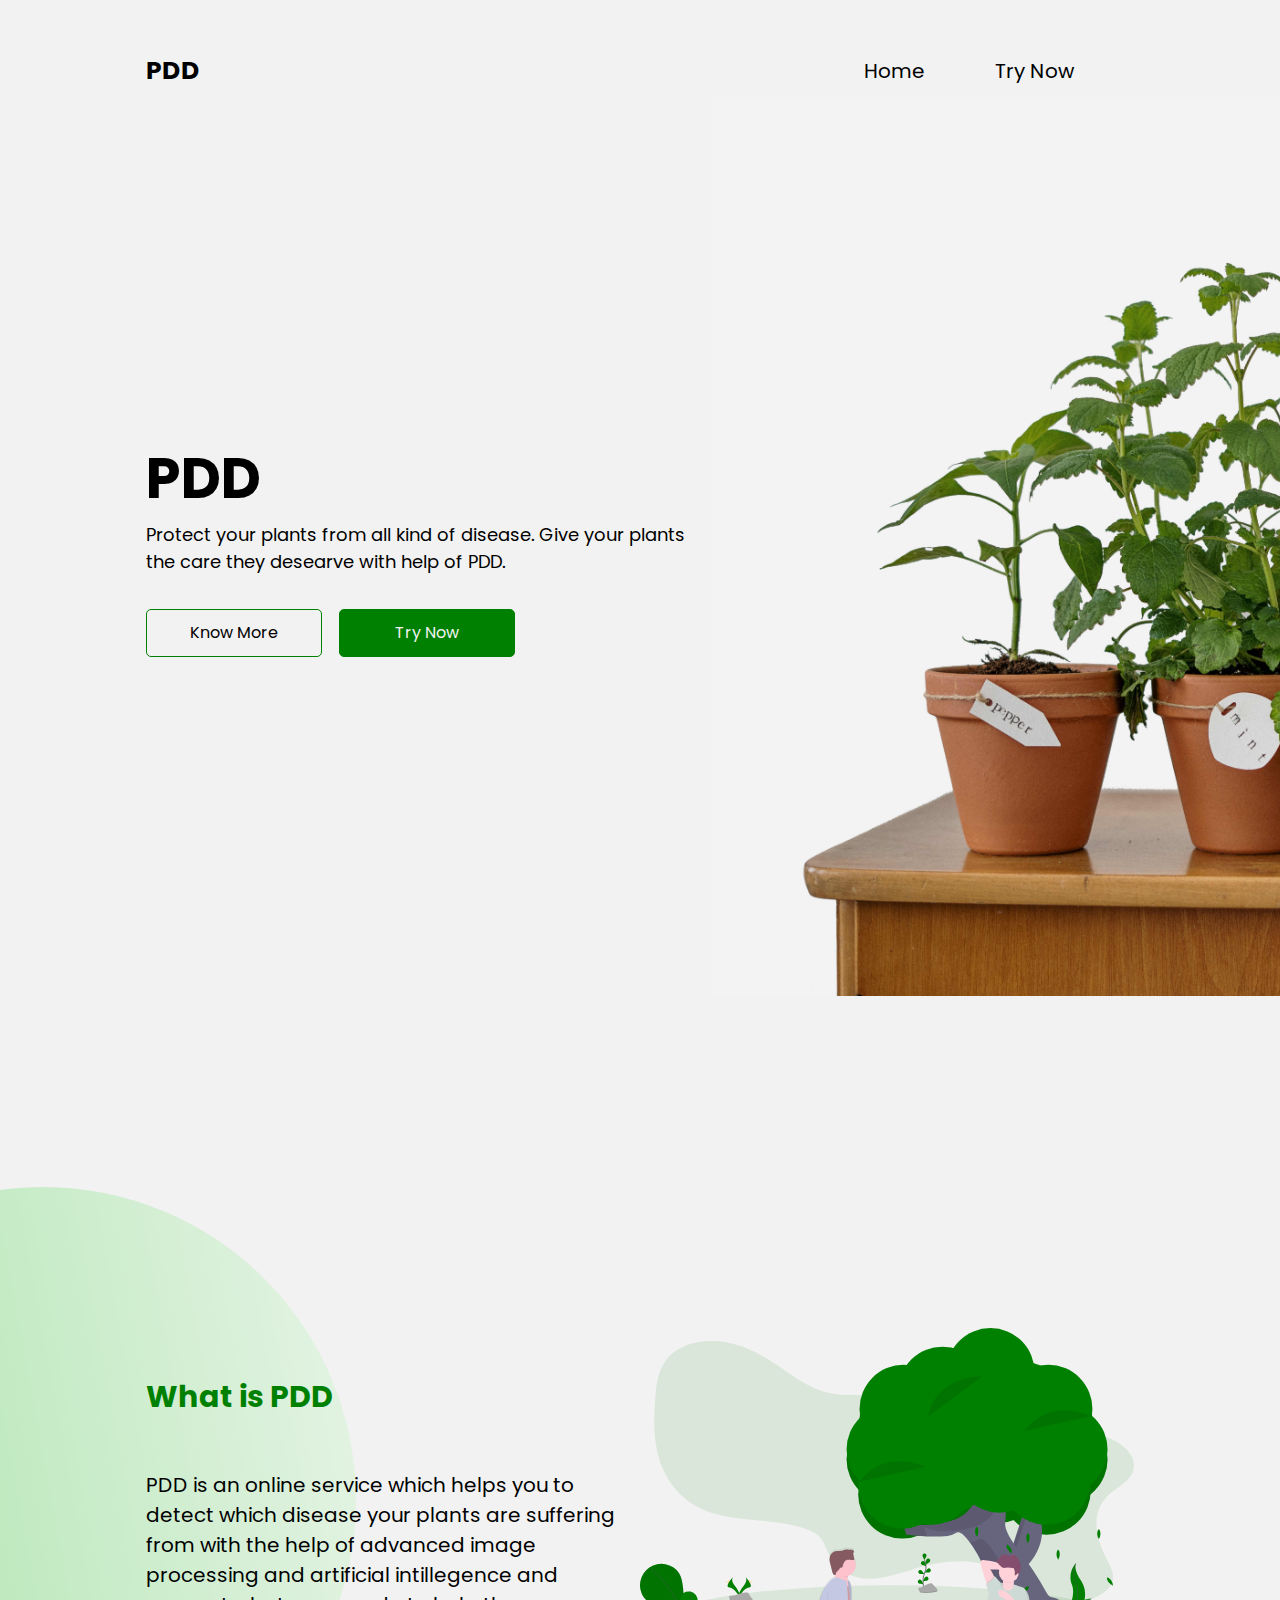
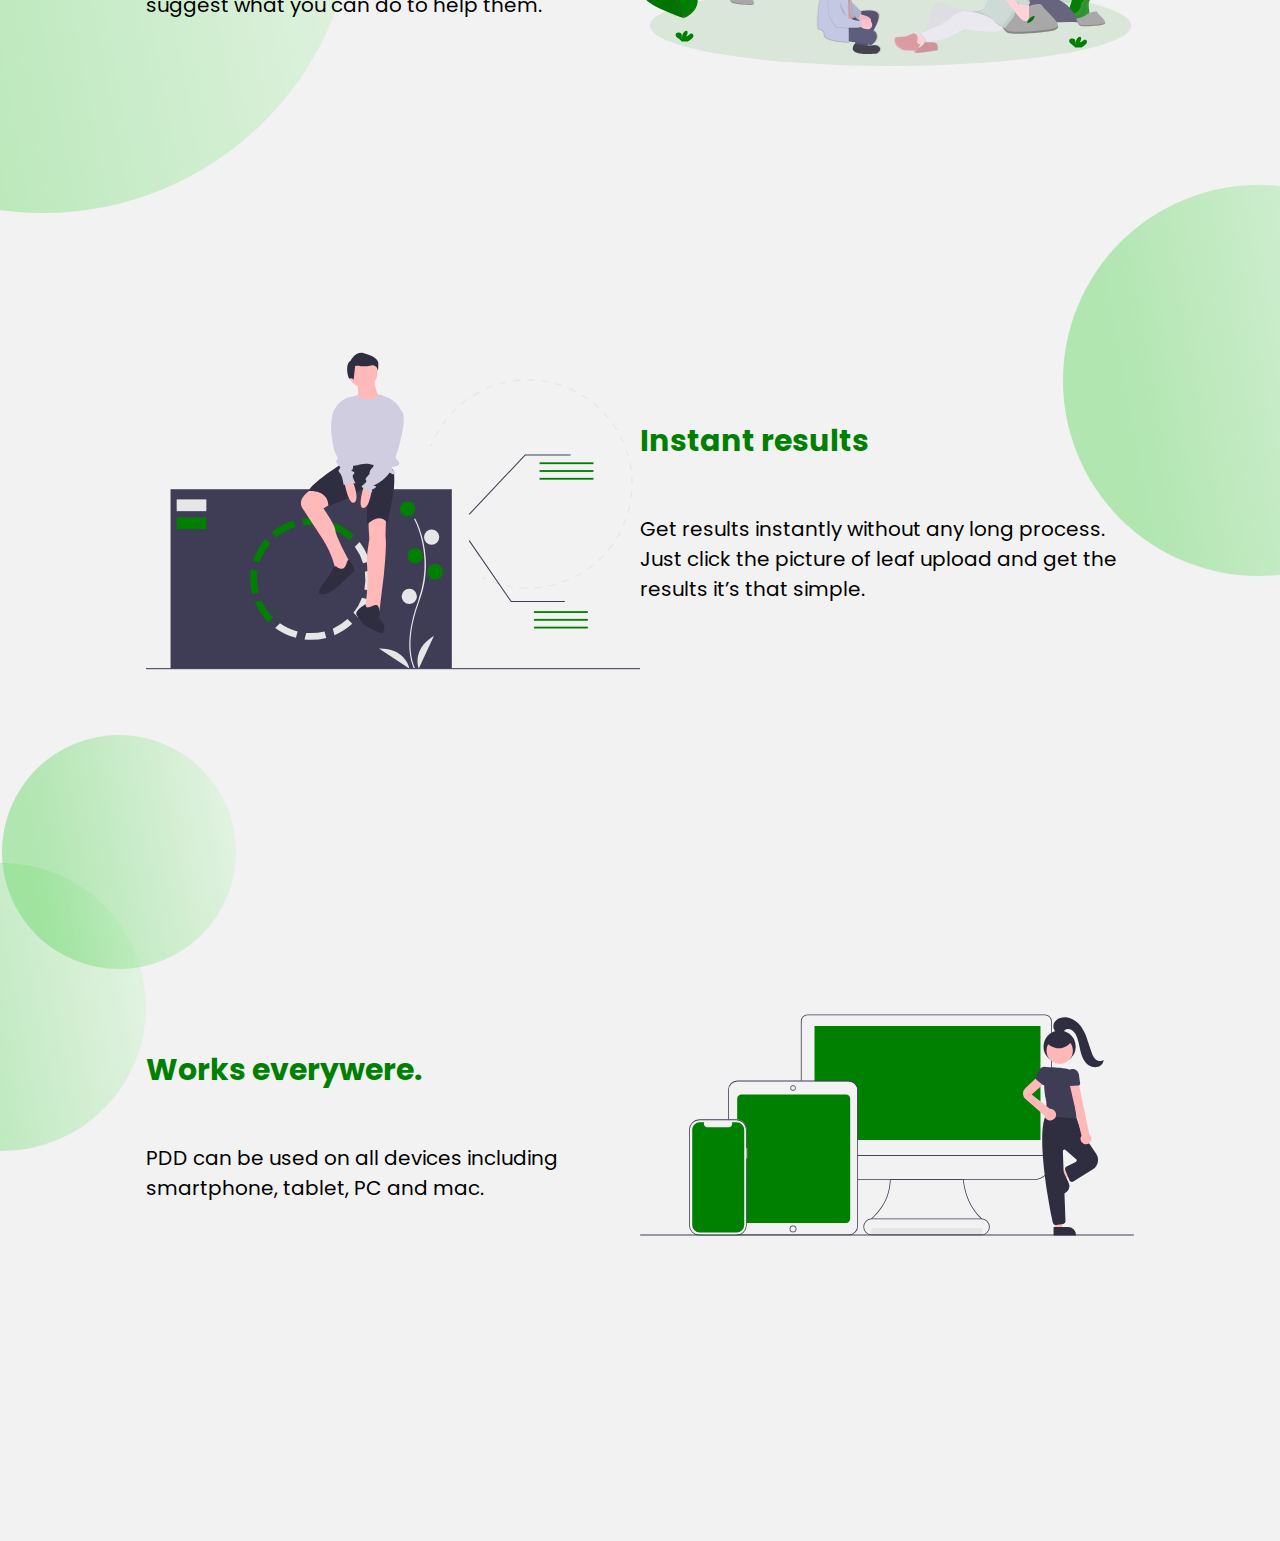
<file: index.html>
<!DOCTYPE html>
<html lang="en">
<head>
    <meta charset="UTF-8">
    <meta name="viewport" content="width=device-width, initial-scale=1.0">
    <link rel="preconnect" href="https://fonts.gstatic.com">
    <link href="https://fonts.googleapis.com/css2?family=Poppins:wght@300;400;500;700&display=swap" rel="stylesheet"> 
    <link rel="stylesheet" href="css/style.css">
    <title>Document</title>
</head>
<body>
    <header>
        <nav class="nav">
            <h1 class="logo">PDD</h1>
            <ul>
                <li class="only-desktop"><a href="#">Home</a></li>
                <li><a href="./try_now.html">Try Now</a></li>
            </ul>
        </nav>
    </header>
    <main>
        <section class="hero">
            <div class="description">
                <h2 class="only-desktop">
                    PDD
                </h2>
                <p>
                    Protect your plants from all kind of disease. Give your plants the care they desearve with help of PDD.
                </p>
                <div class="button-group">
                    <a href="#info" class="button button-hollow">Know More</a>
                    <a href="./try_now.html" class="button button-solid only-desktop">Try Now</a>
                </div>
            </div>
            <div class="hero-image">
                <img src="./assets/plants.jpeg" alt="nice banner image" srcset="">
            </div>
        </section>

        <section class="info" id="info">

            <div class="info-point">
                <div class="ball" id="ball-1"></div>
                <div class="info-description">
                    <h3>
                        What is PDD
                    </h3>
                    <p>
                        PDD is an online service which helps you to detect which disease your plants are suffering from with the help of advanced image processing and artificial intillegence and suggest what you can do to help them.
                    </p>
                </div>
                <div class="info-image">
                    <img src="./assets/undraw_friendship_mni7.svg" alt="" srcset="">
                </div>
            </div>

            <div class="info-point info-point-rev">
                <div class="ball" id="ball-2"></div>
                <div class="info-description">
                    <h3>
                        Instant results
                    </h3>
                    <p>
                        Get results instantly without any long process. Just click the picture of leaf upload and get the results it’s that simple.                    </p>
                </div>
                <div class="info-image">
                    <img src="./assets/undraw_instat_analysis_ajld.svg" alt="" srcset="">
                </div>
            </div>

            <div class="info-point">
                <div class="ball" id="ball-3"></div>
                <div class="ball" id="ball-4"></div>

                <div class="info-description">
                    <h3>
                        Works everywere.
                    </h3>
                    <p>
                        PDD can be used on all devices including smartphone, tablet, PC and mac.
                    </p>
                </div>
                <div class="info-image">
                    <img src="./assets/undraw_Devices_re_dxae.svg" alt="" srcset="">
                </div>
            </div>


        </section>
    </main>
</body>
</html>
</file>
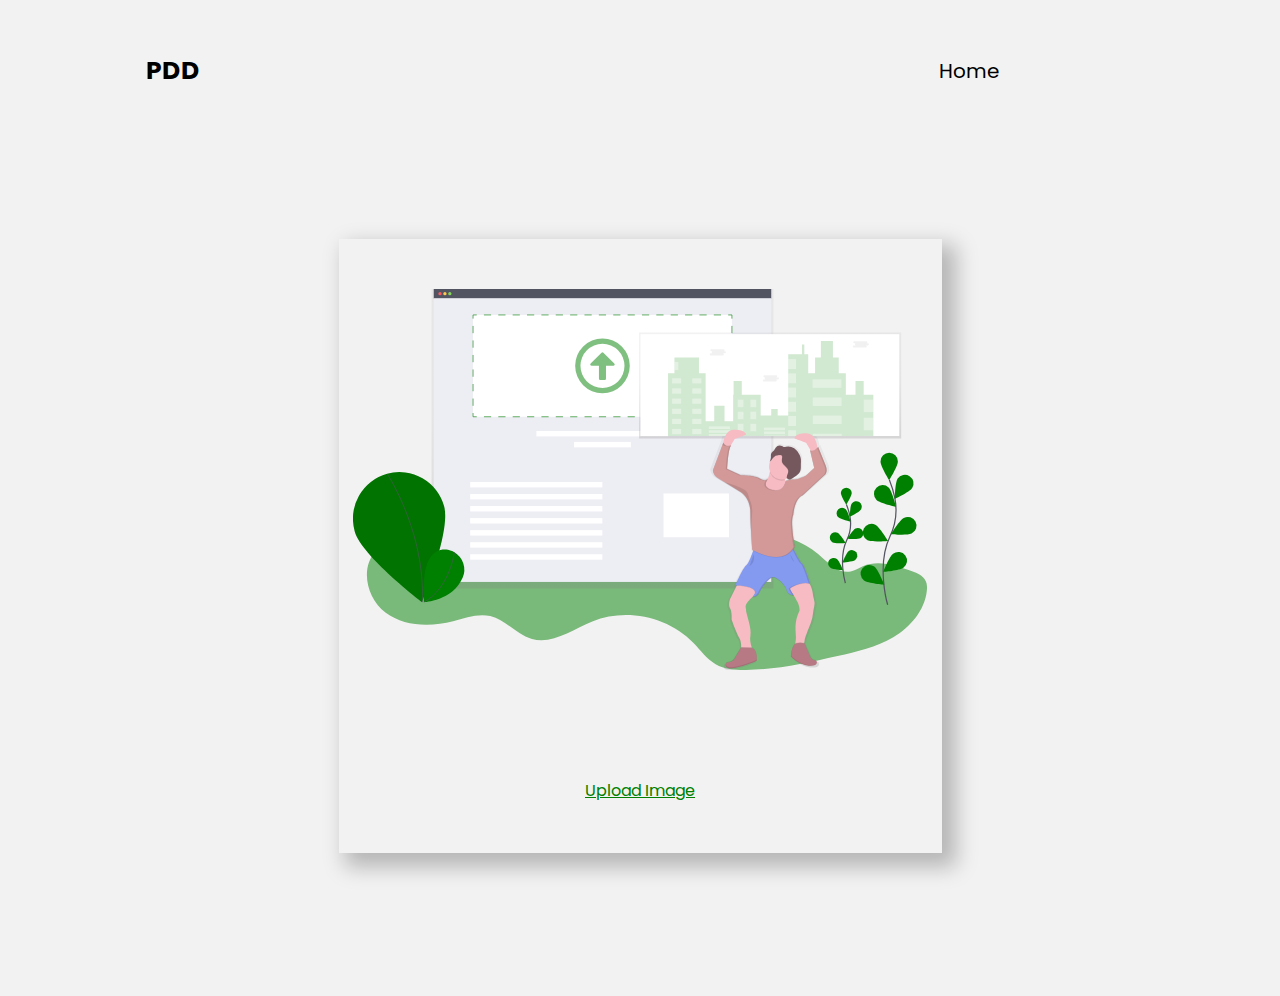
<file: analyse.html>
<!DOCTYPE html>
<html lang="en">
<head>
    <meta charset="UTF-8">
    <meta http-equiv="X-UA-Compatible" content="IE=edge">
    <meta name="viewport" content="width=device-width, initial-scale=1.0">
    <link rel="preconnect" href="https://fonts.gstatic.com">
    <link href="https://fonts.googleapis.com/css2?family=Poppins:wght@300;400;500;700&display=swap" rel="stylesheet"> 
    <link rel="stylesheet" href="css/analyse.css">
    <title>Analyse</title>
</head>
<body>
    <header>
        <nav class="nav">
            <h1 class="logo">PDD</h1>
            <ul>
                <li><a href="/index.html">Home</a></li>
            </ul>
        </nav>
    </header>
    <main>
        <input type="file" name="upload-btn" id="upload-btn" accept="image/*">
        <div class="upload-section">
            <div class="upload-banner">
                <img src="assets/undraw_image_upload_wqh3.svg" alt="" srcset="">
            </div>
            <div class="upload-info-text">
                <p>Upload Image</p>
            </div>
        </div>
    </main>
</body>
<script src="js/analyse.js"></script>
</html>
</file>
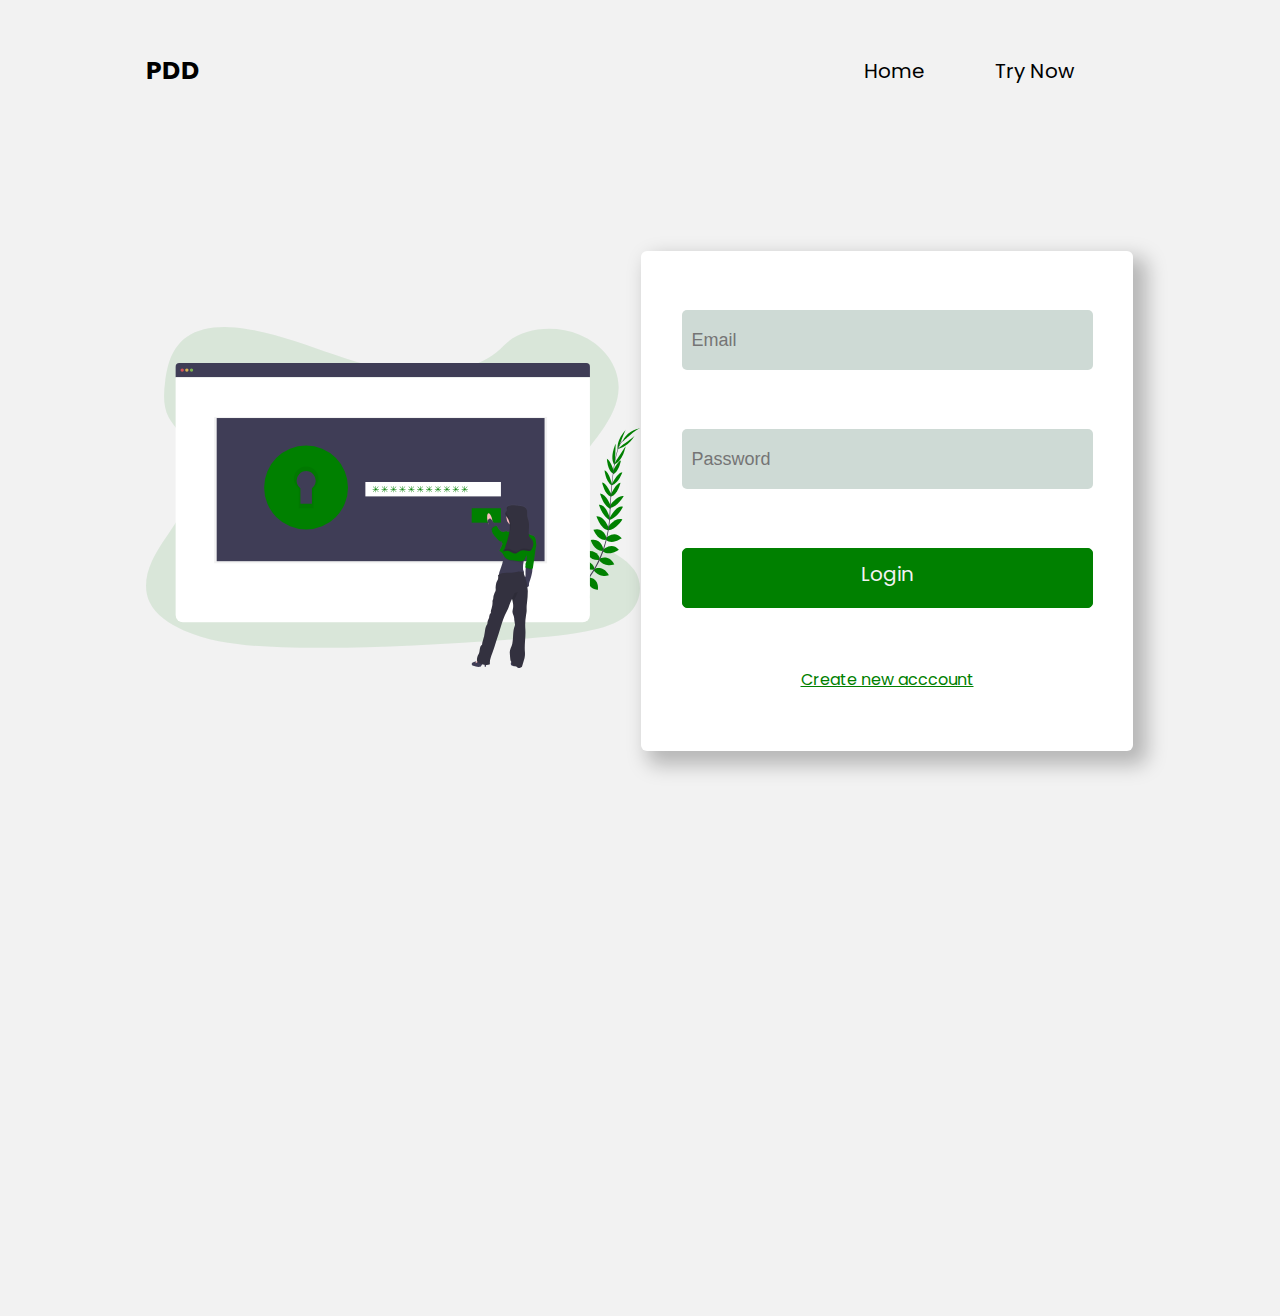
<file: try_now.html>
<!DOCTYPE html>
<html lang="en">
<head>
    <meta charset="UTF-8">
    <meta name="viewport" content="width=device-width, initial-scale=1.0">
    <link rel="preconnect" href="https://fonts.gstatic.com">
    <link href="https://fonts.googleapis.com/css2?family=Poppins:wght@300;400;500;700&display=swap" rel="stylesheet"> 
    <link rel="stylesheet" href="css/try_now.css">
    <title>Try Now</title>
</head>
<body>
    <header>
        <nav class="nav">
            <h1 class="logo">PDD</h1>
            <ul>
                <li><a href="./index.html">Home</a></li>
                <li class="only-desktop"><a href="./try_now.html">Try Now</a></li>
            </ul>
        </nav>
    </header>
    <main class="try-now">
        <div class="filler-image only-desktop">
            <img src="./assets/undraw_authentication_fsn5.svg" alt="" srcset="">
        </div>
        <div class="form-section">
            <div class="card">
                <input type="email" name="email" id="email" placeholder="Email">
                <input type="password" name="password" id="password" placeholder="Password">
                <a href="#" class="button button-solid" id="login">Login</a>
                <p id="switch-action">
                    Create new acccount
                </p>
            </div>
        </div>
    </main>
    <div class="ball only-mobile" id="ball-1"></div>
    <div class="ball only-mobile" id="ball-2"></div>
</body>
</html>
</file>
<file: css/style.css>
*{
    box-sizing: border-box;
    margin: 0px;
    padding: 0px;
}
:root{
    font-size: 16px;
    --light-grey: #f2f2f2;
    --dark-green: #008000;
    --more-dark-green: #34610B;
}
html{
    scroll-behavior: smooth;
    overflow-x: hidden;
}
body{
    font-family: 'Poppins', sans-serif;
    background-color: var(--light-grey);
    overflow-x: hidden;
}
a{
    display: block;
    color: black;
    text-align: center;
    text-decoration: none;
}
ul{
    list-style: none;
}

/* 
    --------------- Helper class ---------------
*/
.button-group{
    display: flex;
    flex-direction: row;
    justify-content: space-between;
}
.button{
    width: 11rem;
    height: 3rem;
    border-radius: 0.313rem;
    text-align: center;
    padding: 0.625rem;
    border: solid 1px var(--dark-green);
    transition: 0.3s ease-in-out;
}
.button-solid{
    background-color: var(--dark-green);
    color: var(--light-grey);
}


.ball{
    position: absolute;
    border-radius: 50%;
    background: linear-gradient(259.55deg, #FFFFFF -26.04%, rgba(255, 255, 255, 0) 79.12%), #72DB72;
    opacity: 0.5;
    z-index: -1;
}

/* 
    --------------- nav bar ---------------
*/

.nav{
    display: flex;
    flex-direction: row;
    justify-content: space-between;
    align-items: center;
    margin: 2.875rem 9.125rem 0rem 9.125rem;
}
.logo{
    flex: 2;
    font-size: 1.563rem;
    font-weight: 700;
}
.nav ul{
    flex: 1;
    display: flex;
    flex-direction: row;
    justify-content: space-evenly;
    align-items: center;
    font-size: 1.25rem;
    font-weight: 400;
}
.nav ul li a{
    transition: 0.3s ease-in-out;
    padding: 0.625rem;
}
.nav ul li a:hover{
    color: var(--more-dark-green);
}

/*
    --------------- Hero section ---------------
*/

.hero{
    display: flex;
    flex-direction: row;
    height: 100vh;
}
.description{
    flex: 1;
    align-self: center;
    margin-left: 9.125rem;
    text-align: left;
}
.description h2{
    font-size: 3.5rem;
    font-weight: 700;
}
.description p{
    max-width: 34.125rem;
    font-size: 1.125rem;
    font-weight: 400;
}
.hero-image{
    flex: 1;
    position: relative;
    overflow-x: hidden;
}
.hero-image img{
    position: absolute;
    left: 0;
    top: 0;
    height: 100%;
}
.description .button-group{
    width: 23.063rem;
    margin-top: 2.125rem;
}

/*
    --------------- Info section ---------------
*/

.info{
    margin: 18.938rem 9.125rem 0rem 9.125rem;
}
.info-point{
    display: flex;
    flex-direction: row;
    height: 24.75rem;
    width: 100%;
    justify-content: space-evenly;
    position: relative;
    margin-bottom: 13.625rem;
    margin-top: 13.625rem;
}
.info-point-rev{
    flex-direction: row-reverse;
}
.info-description{
    flex: 1;
    align-self: center;
}
.info-description h3{
    color: var(--dark-green);
    font-size: 1.875rem;
    font-weight: 700;
    margin-bottom: 3.125rem;
}
.info-description p{
    font-size: 1.25rem;
    max-width: 35.125rem;
}
.info-image{
    flex: 1;
    width: 100%;
}
.info-image img{
    height: 100%;
    width: 100%;
}


#ball-1{
    width: 39.125rem;
    height: 39.125rem;
    left: -26rem;
    top: -7rem;
}

#ball-2{
    width: 24.438rem;
    height: 24.438rem;
    right: -20rem;
    top: -8rem;
}
#ball-3{
    width: 18rem;
    height: 18rem;
    left: -18rem;
    top: -4rem;
}
#ball-4{
    width: 14.625rem;
    height: 14.625rem;
    left: -9rem;
    top: -12rem;
}

/*
    --------------- Info section ---------------
*/
@media (max-width: 1224px) {
    .logo{
        font-size: 1.25rem;
    }
    .nav{
        margin: 1.5rem 3.125rem 0rem 3.125rem;
    }
    .nav ul{
        font-size: 1.125rem;
    }
    .only-desktop{
        display: none !important;
    }
    .hero{
        /* flex-direction: column; */
        display: block;
    }
    .description{
        padding-top: 9.125rem;
        margin-left: 3.125rem;
        margin-right: 3.125rem;
        text-align: center;
    }
    .description p{
        margin-left: auto;
        margin-right: auto;
    }
    .hero-image{
        /* flex: 2; */
        height: 100vh;
        overflow-y: hidden;
    }
    .hero-image img{
        height: unset;
        width: 100%;
    }
    .description .button-group{
        margin-left: auto;
        margin-right: auto;
        justify-content: center;
        width: 100%;
    }
    .info{
        margin-left: 3.125rem;
        margin-right: 3.125rem;
        margin-top: 9.25rem;
    }
    .info-point{
        flex-direction: column;
        height: unset;
        text-align: center;
    }
    .info-description{
        margin-bottom: 3.125rem;
    }
    .info-description h3{
        font-size: 1.25;
    }
    .info-description p{
        font-size: 1rem;
    }

}
</file>
<file: css/analyse.css>
*{
    box-sizing: border-box;
    margin: 0px;
    padding: 0px;
}
:root{
    font-size: 16px;
    --light-grey: #f2f2f2;
    --dark-green: #008000;
    --more-dark-green: #34610B;
}
html{
    scroll-behavior: smooth;
    overflow: hidden;
}
body{
    font-family: 'Poppins', sans-serif;
    background-color: var(--light-grey);
    overflow-x: hidden;
}
a{
    display: block;
    color: black;
    text-align: center;
    text-decoration: none;
}
ul{
    list-style: none;
}

/* 
    --------------- Helper class ---------------
*/
.button-group{
    display: flex;
    flex-direction: row;
    justify-content: space-between;
}
.button{
    width: 11rem;
    height: 3rem;
    border-radius: 0.313rem;
    text-align: center;
    padding: 0.625rem;
    border: solid 1px var(--dark-green);
    transition: 0.3s ease-in-out;
}
.button-solid{
    background-color: var(--dark-green);
    color: var(--light-grey);
}


.ball{
    position: absolute;
    border-radius: 50%;
    background: linear-gradient(259.55deg, #FFFFFF -26.04%, rgba(255, 255, 255, 0) 79.12%), #72DB72;
    opacity: 0.5;
    z-index: -1;
}

/* 
    --------------- nav bar ---------------
*/

.nav{
    display: flex;
    flex-direction: row;
    justify-content: space-between;
    align-items: center;
    margin: 2.875rem 9.125rem 0rem 9.125rem;
}
.logo{
    flex: 2;
    font-size: 1.563rem;
    font-weight: 700;
}
.nav ul{
    flex: 1;
    display: flex;
    flex-direction: row;
    justify-content: space-evenly;
    align-items: center;
    font-size: 1.25rem;
    font-weight: 400;
}
.nav ul li a{
    transition: 0.3s ease-in-out;
    padding: 0.625rem;
}
.nav ul li a:hover{
    color: var(--more-dark-green);
}


/*
    --------------- upload section ---------------
*/
#upload-btn{
    display: none;
}
main{
    width: 100vw;
    height: 100vh;
    display: flex;
    flex-direction: column;
    align-items: center;
    justify-content: center;
}
.upload-section{
    background-color: var(--light-grey);
    width: 37.688rem;
    height: 38.375rem;
    display: flex;
    flex-direction: column;
    align-items: center;
    justify-content: space-around;
    box-shadow: 0.625rem 0.625rem 1.25rem 0.25rem rgba(0, 0, 0, 0.25);
    cursor: pointer;
    transition: ease-in-out 0.3s;
}
.upload-section:hover{
    scale: 1.05;
}
.upload-banner img{
    width: 35.875rem;
    margin: auto;
}
.upload-info-text{
    text-align: center;
    color: var(--dark-green);
    text-decoration: underline;
}

@media (max-width: 1224px) {
    .logo{
        font-size: 1.25rem;
    }
    .nav{
        margin: 1.5rem 3.125rem 0rem 3.125rem;
    }
    .nav ul{
        font-size: 1.125rem;
    }
    .only-desktop{
        display: none !important;
    }

}
@media (max-width: 650px){
    .upload-section{
        margin: auto ;
        box-shadow: none;
        width: 100%;
    }
    .upload-banner img{
        width: 100%;
    }
    .upload-section:hover{
        scale: 1;
    }
}
</file>
<file: css/try_now.css>
*{
    box-sizing: border-box;
    margin: 0px;
    padding: 0px;
}
:root{
    font-size: 16px;
    --light-grey: #f2f2f2;
    --dark-green: #008000;
    --more-dark-green: #34610B;
}
html{
    scroll-behavior: smooth;
}
body{
    font-family: 'Poppins', sans-serif;
    background-color: var(--light-grey);
    overflow-x: hidden;
}
a{
    display: block;
    color: black;
    text-align: center;
    text-decoration: none;
}
ul{
    list-style: none;
}
.only-mobile{
    visibility: hidden;
}
/* 
    --------------- Helper class ---------------
*/
.button-group{
    display: flex;
    flex-direction: row;
    justify-content: space-between;
}
.button{
    width: 11rem;
    height: 3rem;
    border-radius: 0.313rem;
    text-align: center;
    padding: 0.625rem;
    border: solid 1px var(--dark-green);
    transition: 0.3s ease-in-out;
}
.button-solid{
    background-color: var(--dark-green);
    color: var(--light-grey);
}


.ball{
    position: absolute;
    border-radius: 50%;
    background: linear-gradient(259.55deg, #FFFFFF -26.04%, rgba(255, 255, 255, 0) 79.12%), #72DB72;
    opacity: 0.5;
    z-index: -1;
}

/* 
    --------------- nav bar ---------------
*/

.nav{
    display: flex;
    flex-direction: row;
    justify-content: space-between;
    align-items: center;
    margin: 2.875rem 9.125rem 0rem 9.125rem;
}
.logo{
    flex: 2;
    font-size: 1.563rem;
    font-weight: 700;
}
.nav ul{
    flex: 1;
    display: flex;
    flex-direction: row;
    justify-content: space-evenly;
    align-items: center;
    font-size: 1.25rem;
    font-weight: 400;
}
.nav ul li a{
    transition: 0.3s ease-in-out;
    padding: 0.625rem;
}
.nav ul li a:hover{
    color: var(--more-dark-green);
}

/* 
    --------------- try-now ---------------
*/

.try-now{
    display: flex;
    height: 90vh;
    align-items: center;
    justify-content: space-around;
    margin: 0rem 9.125rem;
}
.filler-image{
    flex: 1;
}
.filler-image img{
    width: 100%;
    max-width: 36.375rem;
}
.form-section{
    flex: 1;
}
.card{
    margin: auto;
    background-color: white;
    width: 30.75rem;
    height: 31.25rem;
    border-radius: 6px;
    box-shadow: 0.625rem 0.625rem 1.25rem 0.25rem rgba(0, 0, 0, 0.25);
    display: flex;
    flex-direction: column;
    align-items: center;
    justify-content: space-evenly;
}
.card input{
    width: 25.688rem;
    height: 3.75rem;
    background-color: #CEDAD5;
    border: none;
    padding: 0.625rem;
    font-size: 1.125rem;
    color: #474747;
    border-radius: 0.313rem;
}
.card .button{
    width: 25.688rem;
    height: 3.75rem;
    font-size: 1.25rem;
}
#switch-action{
    color: var(--dark-green);
    text-decoration: underline;
}

#ball-1{
    width: 39.125rem;
    height: 39.125rem;
    left: -22rem;
    bottom: -26rem;
    z-index: 1;
}

#ball-2{
    width: 24.438rem;
    height: 24.438rem;
    left: -2rem;
    bottom: -14rem;
    z-index: 1;
}

@media (max-width: 1224px) {
    .logo{
        font-size: 1.25rem;
    }
    .nav{
        margin: 1.5rem 3.125rem 0rem 3.125rem;
    }
    .nav ul{
        font-size: 1.125rem;
    }
    .only-desktop{
        display: none !important;
    }
}

@media (max-width: 550px){
    .card{
        width: 100vw;
        background-color: var(--light-grey);
        box-shadow: none;
    }
    .only-mobile{
        visibility: visible;
    }
}
</file>
